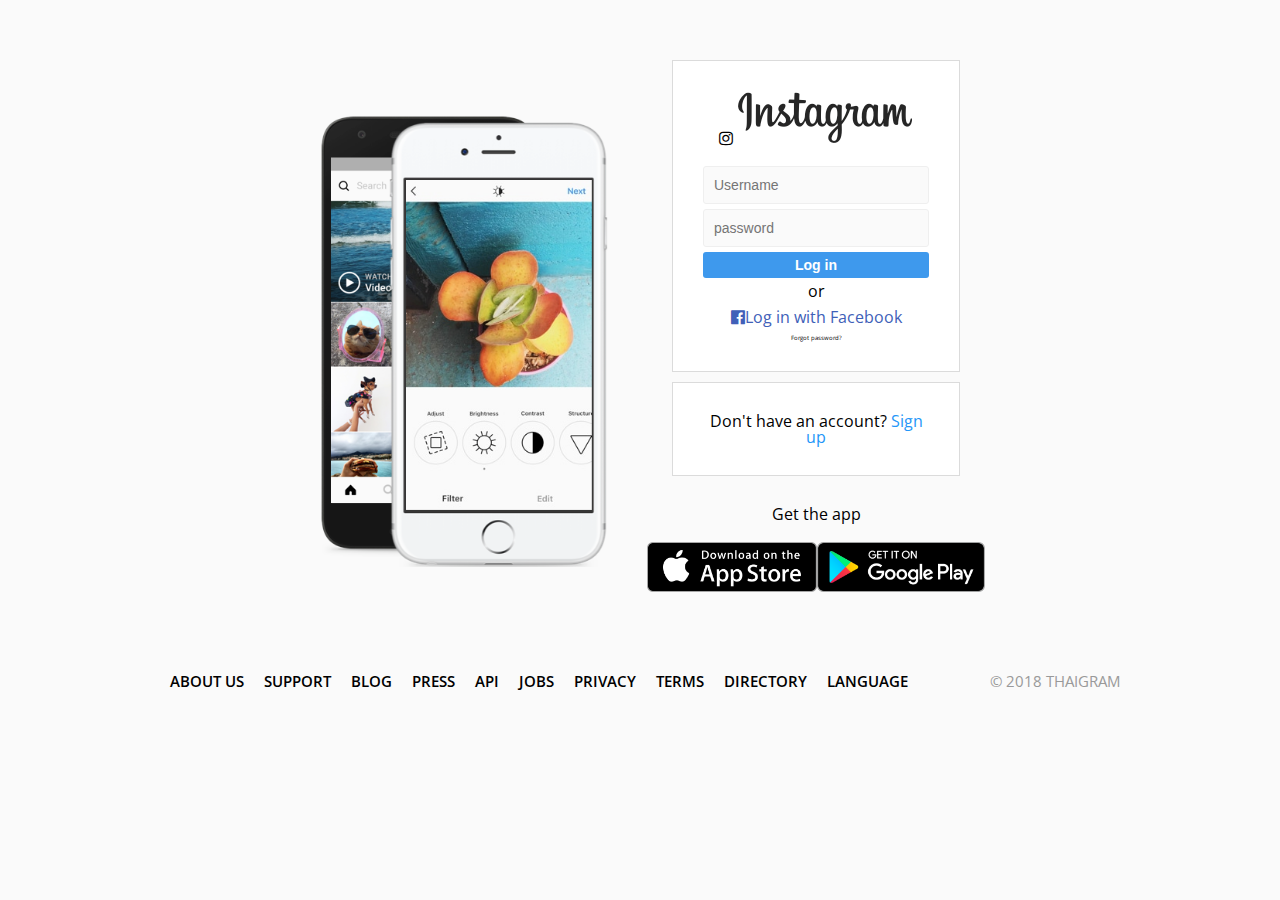
<file: index.html>
<!DOCTYPE html>
<html lang="en">

<head>
    <meta charset="UTF-8">
    <meta name="viewport" content="width=device-width, initial-scale=1.0">
    <meta http-equiv="X-UA-Compatible" content="ie=edge">
    <link rel="stylesheet" href="https://maxcdn.bootstrapcdn.com/font-awesome/4.7.0/css/font-awesome.min.css">
    <link rel="stylesheet" href="css/style.css">
    <title>Log In | Thaigram</title>

</head>

<body>
    <!-- This are the COLUMNS -->
    <main class="login">
        <!-- Phone image -->
        <div class="login__column">
            <img src="images/phoneImage.png" />
        </div>

        <div class="login__column">
            <div class="login__white-box">
                <div class="login__logo">
                    <i class="fa fa-instagram" aria-hidden="true"></i>
                    <a href="index.html">
                        <img src="images/logo.png" />
                    </a>
                </div>
                <form action="feed.html" method="get">
                    <input class="login__input" name="username" type="text" placeholder="Username" required/>
                    <input class="login__input" name="password" type="password" placeholder="password" required/>
                    <input class="login__input" type="submit" value="Log in" />
                </form>
                <span>or</span>
                <a href="">
                    <i class="fa fa-facebook-official" aria-hidden="true"></i>Log in with Facebook</a>
                <a href="" class="login__forgot">Forgot password?</a>
            </div>
            <div class="login__white-box">
                <span>Don't have an account?</span>
                <a href="#">Sign up</a>
            </div>
            <div class="login__box">
                <span>Get the app</span>
                <div class="login__appstores">
                    <a class="login__appstore" target="_blank" href="https://www.apple.com/ios/app-store/">
                        <img src="images/ios.png" />
                    </a>
                    <a class="login__appstore" target="_blank" href="https://play.google.com/store">
                        <img src="images/android.png" />
                    </a>
                </div>
            </div>
        </div>

    </main>
    <!-- Footer -->
    <footer class="footer">
        <!-- Navigation -->
        <nav class="footer__nav">
            <!-- List of links -->
            <ul class="footer__list">
                <li>
                    <a href="#" class="footer__list-item">About us</a>
                </li>
                <li>
                    <a href="#" class="footer__list-item">Support</a>
                </li>
                <li>
                    <a href="#" class="footer__list-item">Blog</a>
                </li>
                <li>
                    <a href="#" class="footer__list-item">Press</a>
                </li>
                <li>
                    <a href="#" class="footer__list-item">API</a>
                </li>
                <li>
                    <a href="#" class="footer__list-item">Jobs</a>
                </li>
                <li>
                    <a href="#" class="footer__list-item">Privacy</a>
                </li>
                <li>
                    <a href="#" class="footer__list-item">Terms</a>
                </li>
                <li>
                    <a href="#" class="footer__list-item">Directory</a>
                </li>
                <li>
                    <a href="#" class="footer__list-item">Language</a>
                </li>
            </ul>
        </nav>
        <span class="footer__span">© 2018 Thaigram</span>
    </footer>

</body>

</html>
</file>
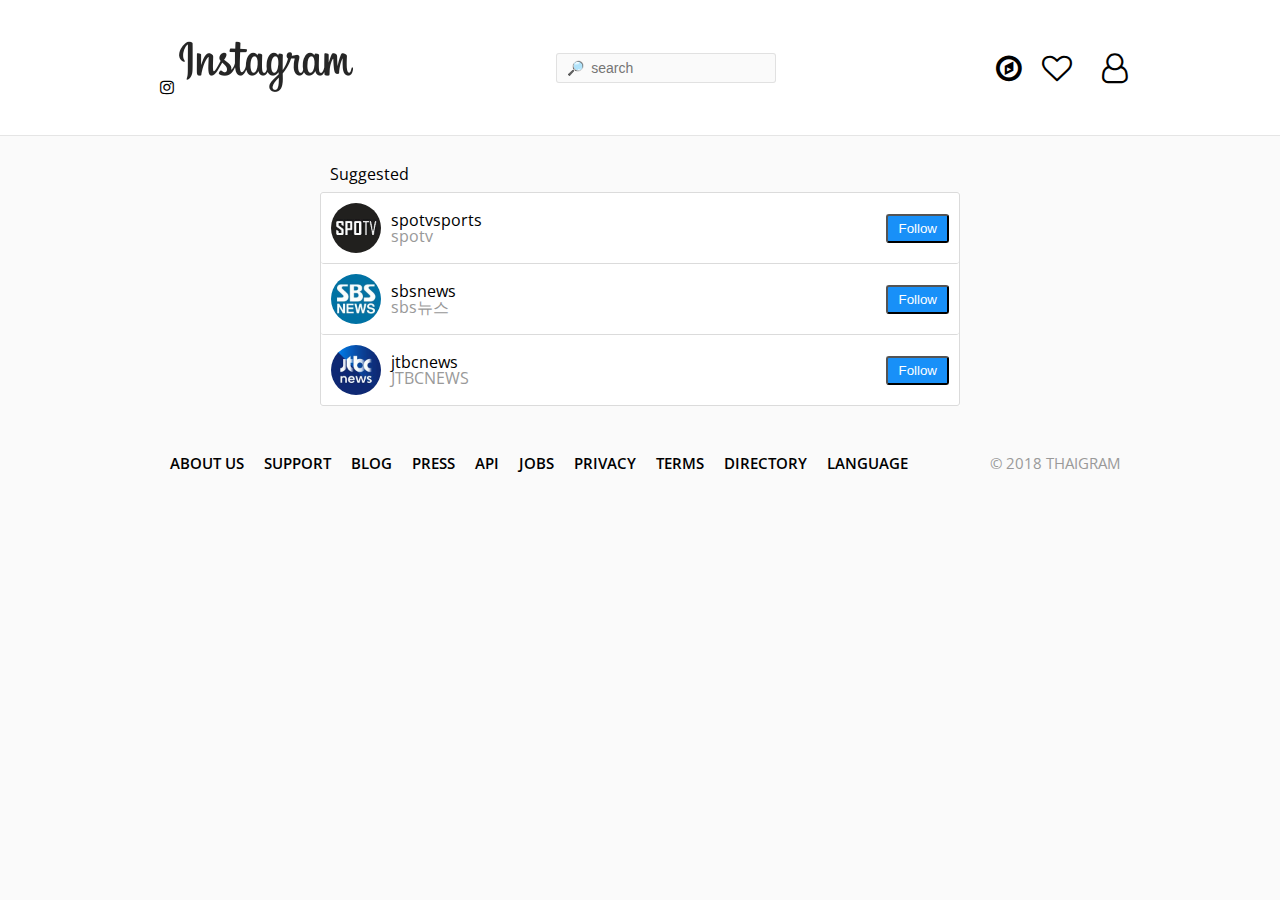
<file: explore.html>
<!DOCTYPE html>
<html lang="en">

<head>
    <meta charset="UTF-8">
    <meta name="viewport" content="width=device-width, initial-scale=1.0">
    <meta http-equiv="X-UA-Compatible" content="ie=edge">
    <link rel="stylesheet" href="https://maxcdn.bootstrapcdn.com/font-awesome/4.7.0/css/font-awesome.min.css">
    <link rel="stylesheet" href="css/style.css">
    <title>Explore | Thaigram</title>
</head>

<body>
    <!-- Header -->
    <header class="header">
        <div class="header__wrapper">
            <div class="header__logo">
                <i class="fa fa-instagram" aria-hidden="true"></i>
                <a href="feed.html">
                    <img src="images/logo.png" />
                </a>
            </div>
            <input class="header__input" type="search" placeholder="🔎  search" />
            <ul class="header__icons">
                <li class="header__icon">
                    <a href="explore.html">
                        <i class="fa fa-compass" aria-hidden="true"></i>
                    </a>
                </li>
                <li class="header__icon">
                    <a href="#">
                        <i class="fa fa-heart-o" aria-hidden="true"></i>
                    </a>
                </li>
                <li class="header__icon">
                    <a href="profile.html">
                        <i class="fa fa-user-o" aria-hidden="true"></i>
                    </a>
                </li>
            </ul>
        </div>
    </header>

    <main class="explore">
        <span class="explore__suggested">Suggested</span>
        <ul class="explore__users">
            <li class="explore__user">

                <div class="explore__usercol">
                    <img src="images/spotv.jpg">
                    <div class="explore__userinfo">
                        <span class="explore__username">spotvsports</span>
                        <span class="explore__fullname">spotv</span>
                    </div>


                </div>
                <div>
                    <button>Follow</button>
                </div>
            </li>
            <li class="explore__user">
                <div class="explore__usercol">
                    <img src="images/sbs.jpg">
                    <div class="explore__userinfo">
                        <span class="explore__username">sbsnews</span>
                        <span class="explore__fullname">sbs뉴스</span>
                    </div>


                </div>
                <div>
                    <button>Follow</button>
                </div>
            </li>
            <li class="explore__user">
                <div class="explore__usercol">
                    <img src="images/jtbc.jpg">
                    <div class="explore__userinfo">
                        <span class="explore__username">jtbcnews</span>
                        <span class="explore__fullname">JTBCNEWS</span>
                    </div>


                </div>
                <div>
                    <button>Follow</button>
                </div>
            </li>
        </ul>
    </main>
    <!-- Footer -->
    <footer class="footer">
        <!-- Navigation -->
        <nav class="footer__nav">
            <!-- List of links -->
            <ul class="footer__list">
                <li>
                    <a href="#" class="footer__list-item">About us</a>
                </li>
                <li>
                    <a href="#" class="footer__list-item">Support</a>
                </li>
                <li>
                    <a href="#" class="footer__list-item">Blog</a>
                </li>
                <li>
                    <a href="#" class="footer__list-item">Press</a>
                </li>
                <li>
                    <a href="#" class="footer__list-item">API</a>
                </li>
                <li>
                    <a href="#" class="footer__list-item">Jobs</a>
                </li>
                <li>
                    <a href="#" class="footer__list-item">Privacy</a>
                </li>
                <li>
                    <a href="#" class="footer__list-item">Terms</a>
                </li>
                <li>
                    <a href="#" class="footer__list-item">Directory</a>
                </li>
                <li>
                    <a href="#" class="footer__list-item">Language</a>
                </li>
            </ul>
        </nav>
        <span class="footer__span">© 2018 Thaigram</span>
    </footer>

</body>

</html>
</file>
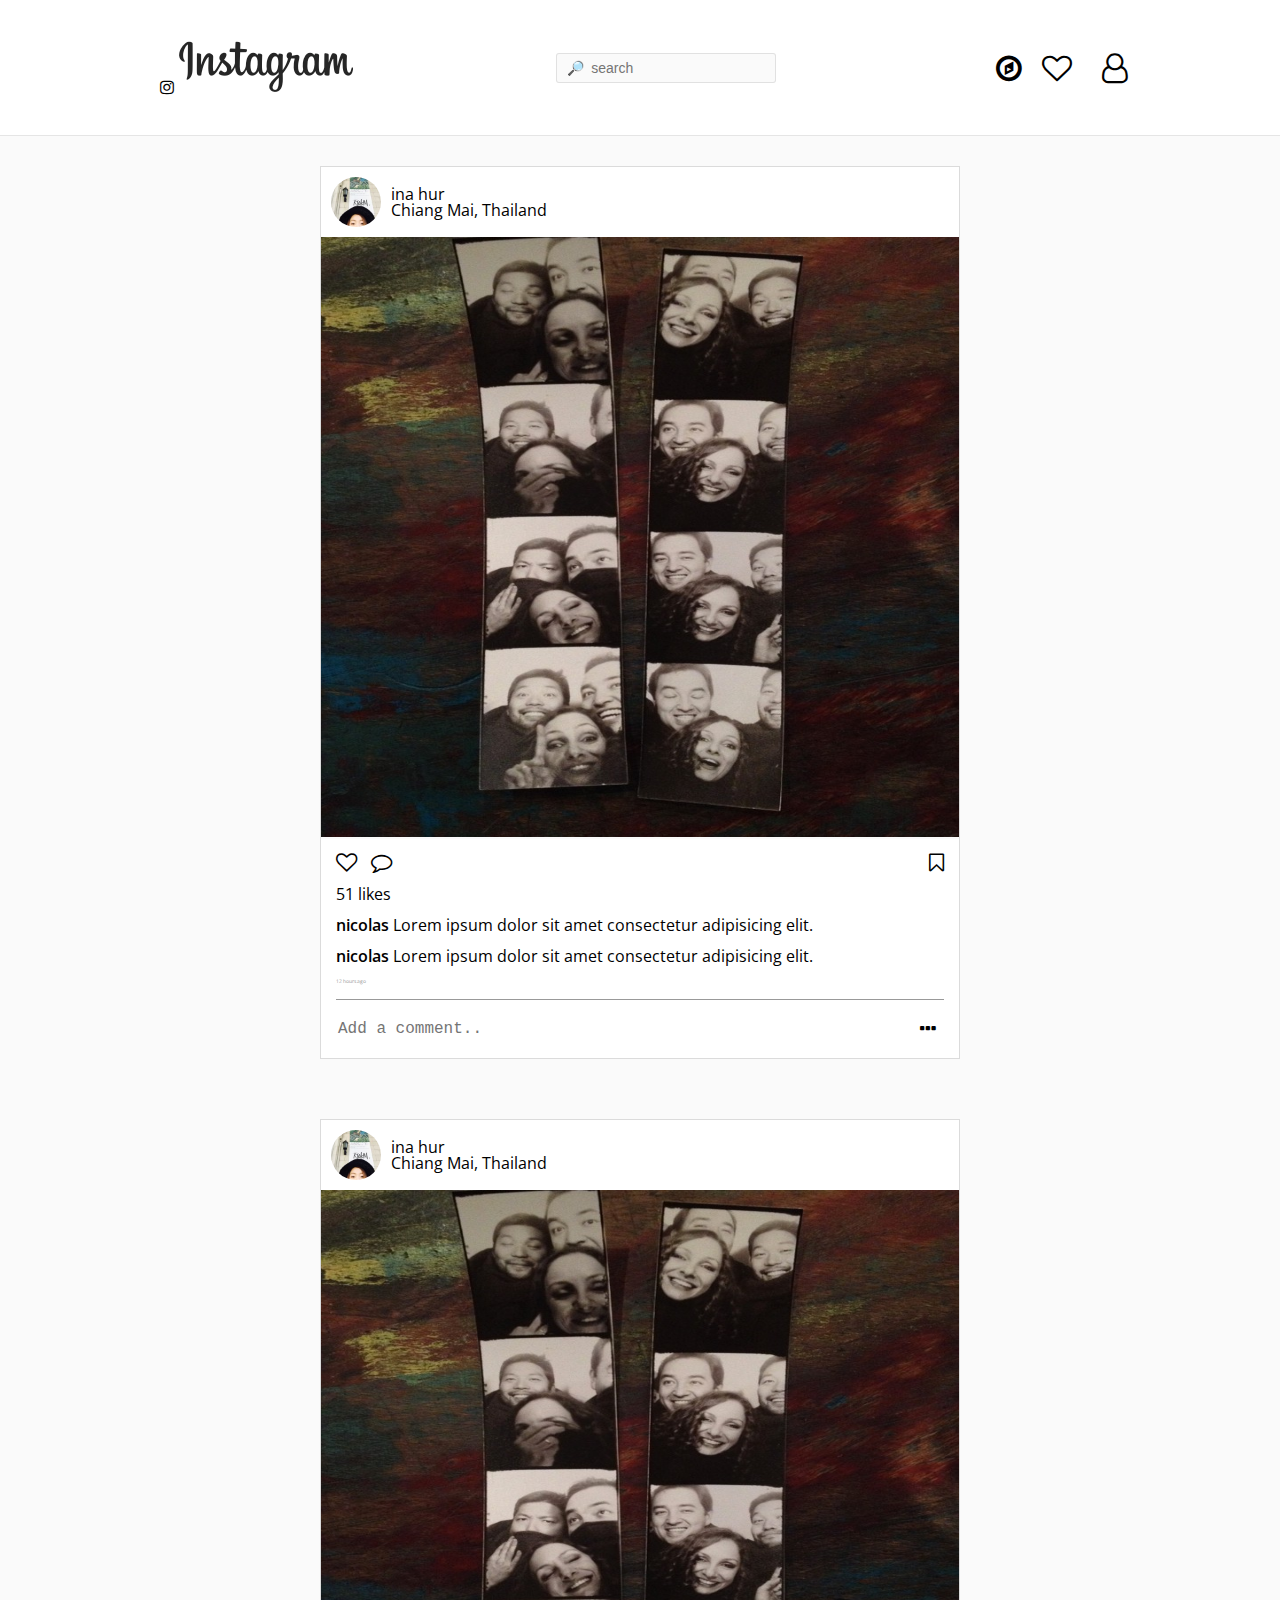
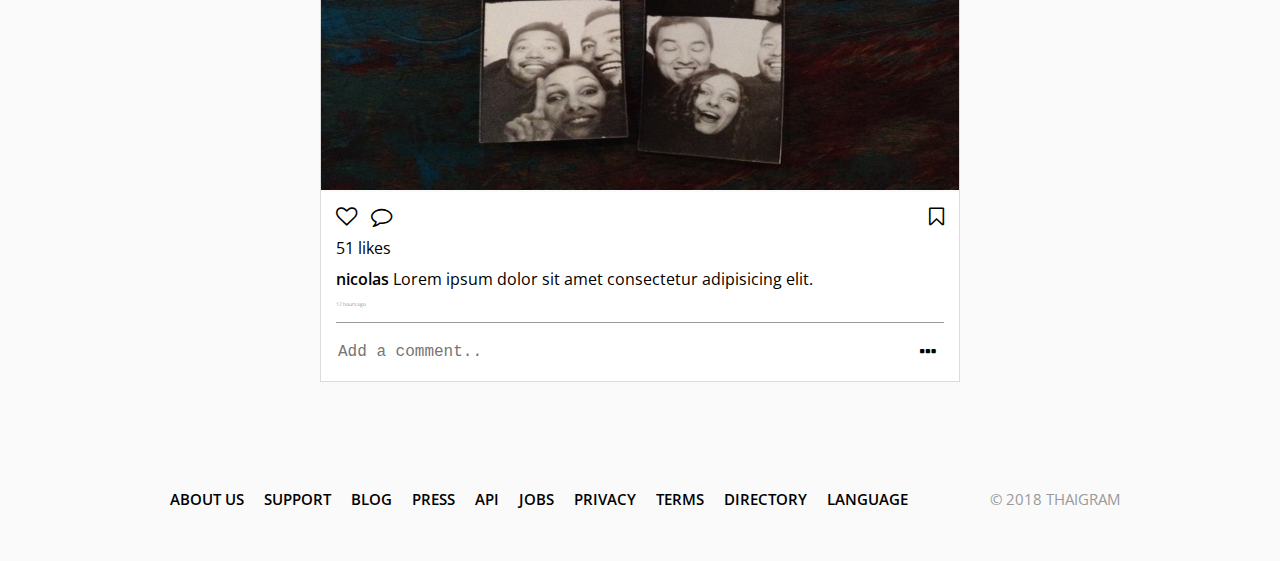
<file: feed.html>
<!DOCTYPE html>
<html lang="en">

<head>
    <meta charset="UTF-8">
    <meta name="viewport" content="width=device-width, initial-scale=1.0">
    <meta http-equiv="X-UA-Compatible" content="ie=edge">
    <link rel="stylesheet" href="https://maxcdn.bootstrapcdn.com/font-awesome/4.7.0/css/font-awesome.min.css">
    <link rel="stylesheet" href="css/style.css">
    <title>Feed | Thaigram</title>
</head>

<body>
    <!-- Header -->
    <header class="header">
        <div class="header__wrapper">
            <div class="header__logo">
                <i class="fa fa-instagram" aria-hidden="true"></i>
                <a href="#">
                    <img src="images/logo.png" />
                </a>
            </div>
            <input class="header__input" type="search" placeholder="🔎  search" />
            <ul class="header__icons">
                <li class="header__icon">
                    <a href="explore.html">
                        <i class="fa fa-compass" aria-hidden="true"></i>
                    </a>
                </li>
                <li class="header__icon">
                    <a href="#">
                        <i class="fa fa-heart-o" aria-hidden="true"></i>
                    </a>
                </li>
                <li class="header__icon">
                    <a href="profile.html">
                        <i class="fa fa-user-o" aria-hidden="true"></i>
                    </a>
                </li>
            </ul>
        </div>
    </header>

    <!-- This are the COLUMNS -->
    <main class="feed">
        <section class="photos">
            <article class="photo">
                <header class="photo__header">
                    <img src="images/avatar.jpg" class="photo__avatar" />
                    <div class="photo__info">
                        <span class="photo__owner">ina hur</span>
                        <span class="photo__place">Chiang Mai, Thailand</span>
                    </div>
                </header>
                <img src="images/feedPhoto.jpg" class="photo__file" />
                <div class="photo__feedback">
                    <div class="photo__actions">
                        <div class="photo__action-column">
                            <i class="fa fa-heart-o fa-lg"></i>
                            <i class="fa fa-comment-o fa-lg"></i>
                        </div>
                        <div class="photo__action-column">
                            <i class="fa fa-bookmark-o fa-lg"></i>
                        </div>
                    </div>
                    <span class="photo__likes">51 likes</span>
                    <ul class="photo__comments">
                        <li class="photo__comment">
                            <span class="photo__comment-author">
                                nicolas
                            </span>
                            Lorem ipsum dolor sit amet consectetur adipisicing elit.
                        </li>
                        <li class="photo__comment">
                            <span class="photo__comment-author">
                                nicolas
                            </span>
                            Lorem ipsum dolor sit amet consectetur adipisicing elit.
                        </li>
                    </ul>
                    <span class="photo__timestamp">12 hours ago</span>
                    <div class="photo__make-comment">
                        <textarea placeholder="Add a comment.."></textarea>
                        <i class="fa fa-ellipsis-h "></i>
                    </div>
                </div>
            </article>


            <article class="photo">
                <header class="photo__header">
                    <img src="images/avatar.jpg" class="photo__avatar" />
                    <div class="photo__info">
                        <span class="photo__owner">ina hur</span>
                        <span class="photo__place">Chiang Mai, Thailand</span>
                    </div>
                </header>
                <img src="images/feedPhoto.jpg" class="photo__file" />
                <div class="photo__feedback">
                    <div class="photo__actions">
                        <div class="photo__action-column">
                            <i class="fa fa-heart-o fa-lg"></i>
                            <i class="fa fa-comment-o fa-lg"></i>
                        </div>
                        <div class="photo__action-column">
                            <i class="fa fa-bookmark-o fa-lg"></i>
                        </div>
                    </div>
                    <span class="photo__likes">51 likes</span>
                    <ul class="photo__comments">
                        <li class="photo__comment">
                            <span class="photo__comment-author">
                                nicolas
                            </span>
                            Lorem ipsum dolor sit amet consectetur adipisicing elit.
                        </li>
                    </ul>
                    <span class="photo__timestamp">12 hours ago</span>
                    <div class="photo__make-comment">
                        <textarea placeholder="Add a comment.."></textarea>
                        <i class="fa fa-ellipsis-h "></i>
                    </div>
                </div>
            </article>
        </section>
    </main>

    <!-- Footer -->
    <footer class="footer">
        <!-- Navigation -->
        <nav class="footer__nav">
            <!-- List of links -->
            <ul class="footer__list">
                <li>
                    <a href="#" class="footer__list-item">About us</a>
                </li>
                <li>
                    <a href="#" class="footer__list-item">Support</a>
                </li>
                <li>
                    <a href="#" class="footer__list-item">Blog</a>
                </li>
                <li>
                    <a href="#" class="footer__list-item">Press</a>
                </li>
                <li>
                    <a href="#" class="footer__list-item">API</a>
                </li>
                <li>
                    <a href="#" class="footer__list-item">Jobs</a>
                </li>
                <li>
                    <a href="#" class="footer__list-item">Privacy</a>
                </li>
                <li>
                    <a href="#" class="footer__list-item">Terms</a>
                </li>
                <li>
                    <a href="#" class="footer__list-item">Directory</a>
                </li>
                <li>
                    <a href="#" class="footer__list-item">Language</a>
                </li>
            </ul>
        </nav>
        <span class="footer__span">© 2018 Thaigram</span>
    </footer>

</body>

</html>
</file>
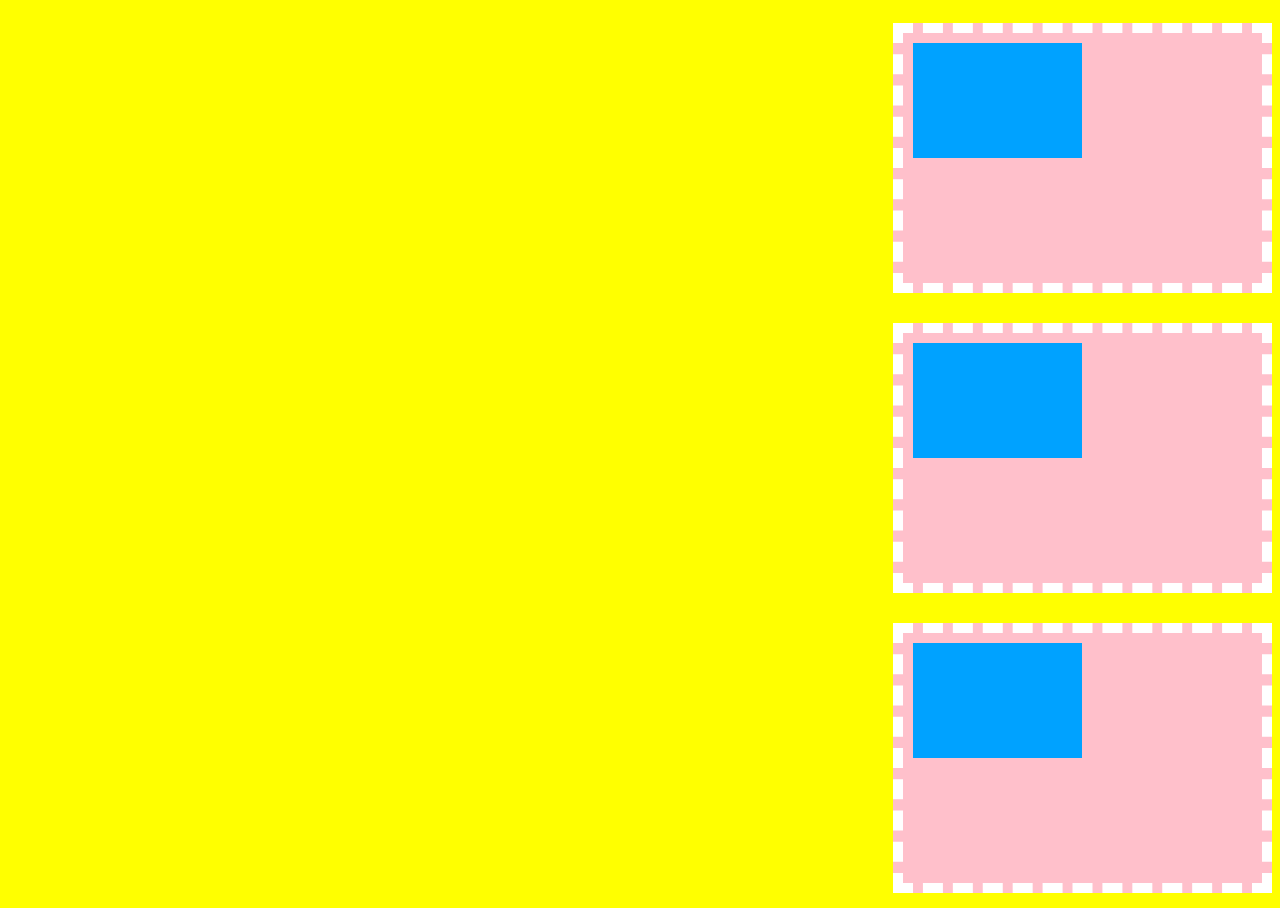
<file: practice.html>
<!DOCTYPE html>
<html lang="en">

<head>
    <meta charset="UTF-8">
    <meta name="viewport" content="width=device-width, initial-scale=1.0">
    <meta http-equiv="X-UA-Compatible" content="ie=edge">
    <title>Practice</title>
    <style>
        * {
            box-sizing: border-box;
        }

        html,
        body {
            height: 100%;
        }

        body {
            display: flex;
            flex-direction: column;
            justify-content: space-around;
            align-items: flex-end;
            background-color: yellow;
        }

        .father {
            background-color: pink;
            border: 10px dashed white;
            padding: 10px;
            width: 30%;
            height: 30%;
        }

        .son {

            background-color: rgb(0, 162, 255);
            color: rgb(0, 162, 255);
            width: 50%;
            height: 50%;

        }
    </style>
</head>

<body>
    <div class="father">
        <div class="son"></div>
    </div>
    <div class="father">
        <div class="son"></div>
    </div>
    <div class="father">
        <div class="son"></div>
    </div>

</body>

</html>
</file>
<file: css/style.css>
@import url("https://fonts.googleapis.com/css?family=Open+Sans:400,600");
@import "reset.css";
@import "global.css";
@import "footer.css";
@import "header.css";
@import "login.css";
@import "explore.css";
@import "feed.css";
@import "mobile.css";
</file>
